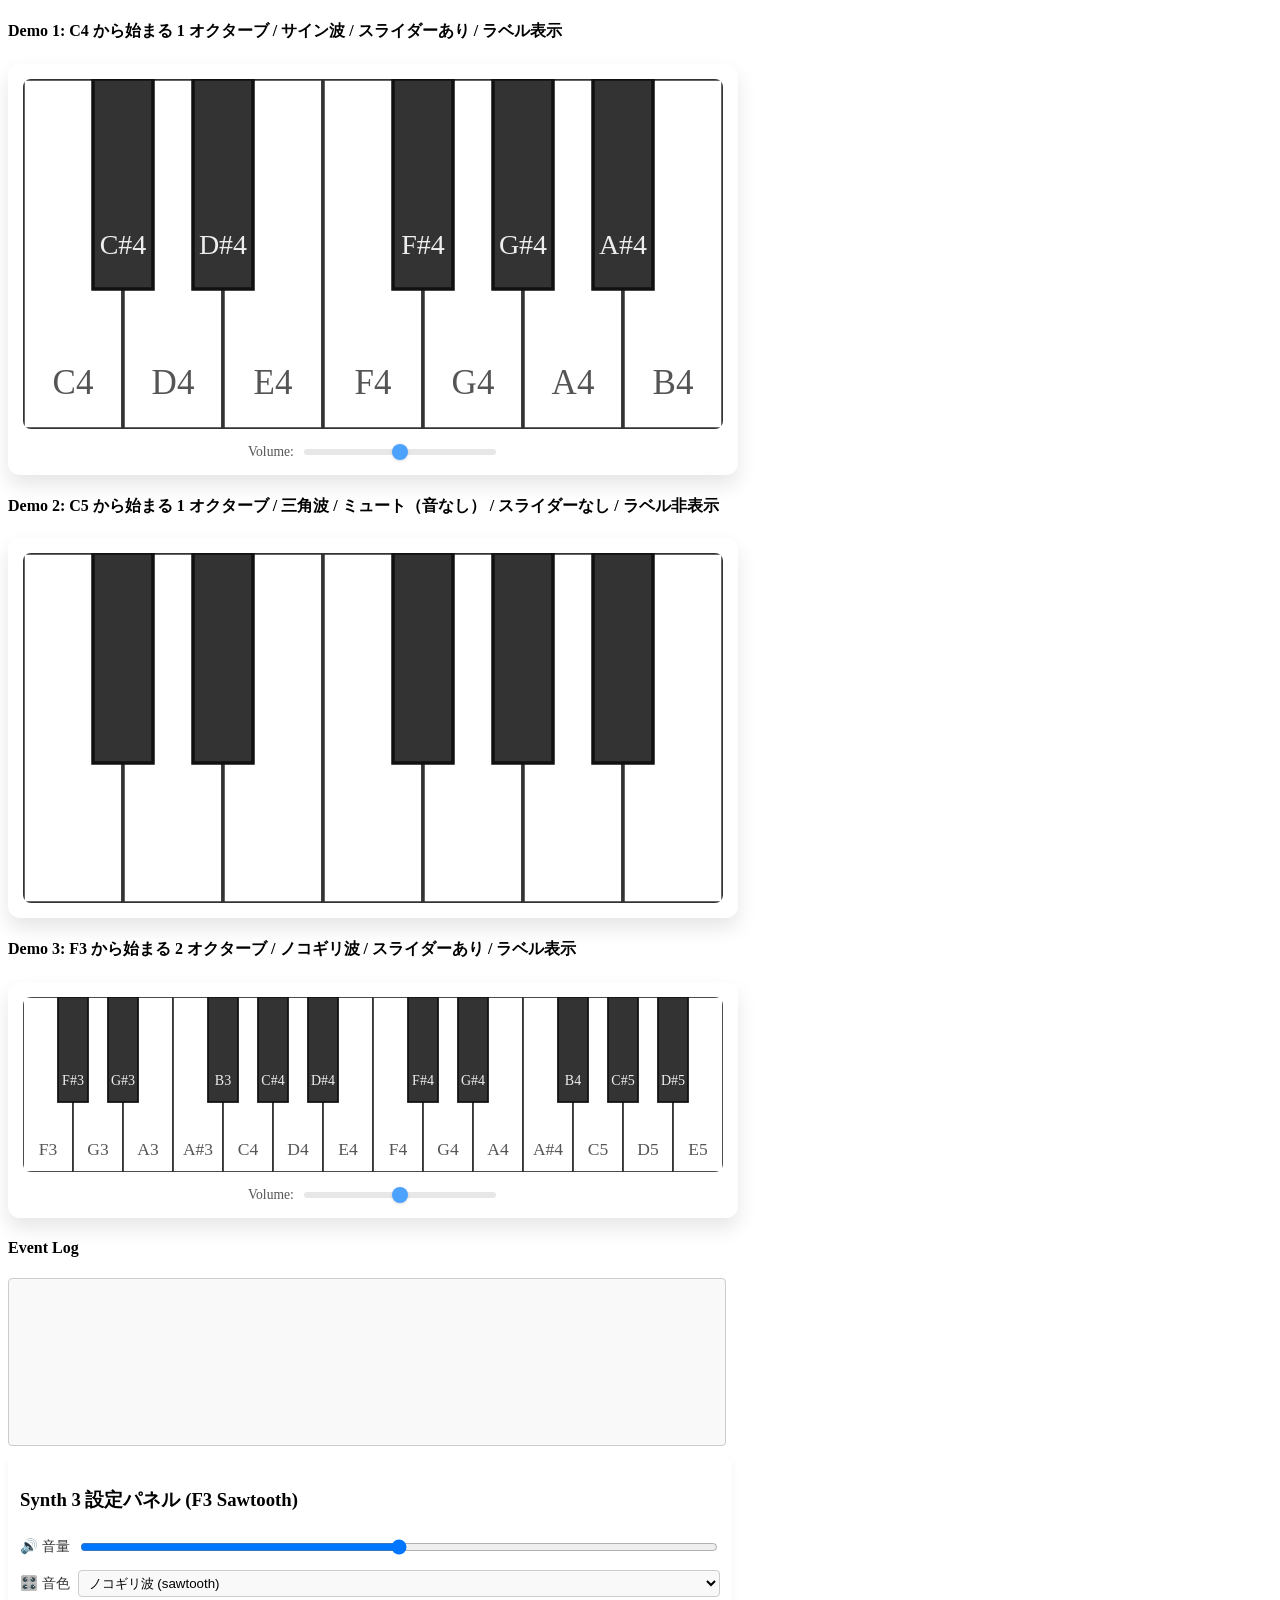
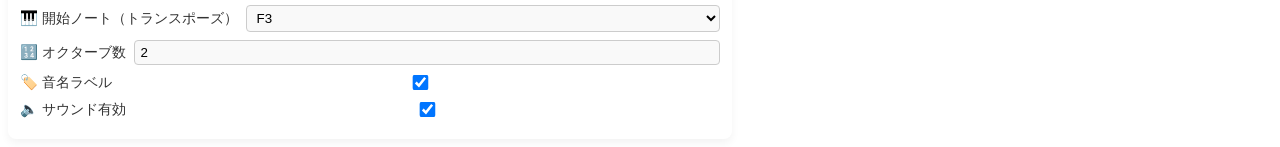
<file: components/simple-synth-mini/index.html>
<!DOCTYPE html>
<html lang="ja">

<head>
    <meta charset="UTF-8">
    <!-- モバイルでの表示に対応 -->
    <meta name="viewport" content="width=device-width, initial-scale=1.0">
    <title>Simple Synth Mini デモ</title>
    <!-- Interフォントの読み込み -->
    <link href="https://fonts.googleapis.com/css2?family=Inter:wght@400;600;700&display=swap" rel="stylesheet">
    <!-- コンポーネント共通スタイル -->
    <link rel="stylesheet" href="style.css">

    <!-- デモ用／詳細パネル用の追加スタイル -->
    <style>
        /* 簡易パネル（設定パネルとも共通に使えるベース） */
        .settings-panel,
        .ssm-settings-panel {
            background-color: #fff;
            border-radius: 8px;
            box-shadow: 0 4px 8px rgba(0, 0, 0, 0.05);
            padding: 12px;
            margin-top: 10px;
            max-width: 700px;
            width: 100%;
        }

        .settings-panel label,
        .ssm-settings-panel label {
            display: flex;
            align-items: center;
            justify-content: space-between;
            margin-bottom: 8px;
            font-size: 0.9rem;
            color: #333;
        }

        .ssm-settings-panel .label-text {
            margin-right: 8px;
            flex-shrink: 0;
        }

        .ssm-settings-panel .ssm-setting-input {
            flex-grow: 1;
        }

        .ssm-settings-panel select,
        .ssm-settings-panel input[type="number"],
        .ssm-settings-panel input[type="range"] {
            border: 1px solid #ccc;
            border-radius: 4px;
            padding: 4px 6px;
            background: #f9f9f9;
        }

        .ssm-settings-panel input[type="checkbox"] {
            transform: scale(1.2);
            margin-left: 4px;
        }


        /* ───────────────────────────────────────── */
        /* イベントログエリア                       */
        /* ───────────────────────────────────────── */
        #event-log {
            width: 100%;
            max-width: 700px;
            height: 150px;
            overflow-y: auto;
            background: #f9f9f9;
            padding: 8px;
            border: 1px solid #ccc;
            border-radius: 4px;
            font-family: monospace;
            font-size: 0.9rem;
            line-height: 1.4;
        }

        /* ログ行ごとに少し間隔を */
        #event-log>div {
            margin-bottom: 2px;
        }
    </style>


</head>

<body>
    <!-- 1つ目のシンセ -->
    <section class="ssm-demo-section">
        <h4>Demo 1: C4 から始まる 1 オクターブ / サイン波 / スライダーあり / ラベル表示</h4>
        <div class="ssm-simple-synth-mini" data-volume-slider="true" data-octaves="1" data-start-note="C4"
            data-sound-enabled="true" data-instrument="sine" data-show-note-labels="true">
        </div>
    </section>

    <!-- 2つ目のシンセ -->
    <section class="ssm-demo-section">
        <h4>Demo 2: C5 から始まる 1 オクターブ / 三角波 / ミュート（音なし） / スライダーなし / ラベル非表示</h4>
        <div class="ssm-simple-synth-mini" data-volume-slider="false" data-octaves="1" data-start-note="C5"
            data-sound-enabled="false" data-instrument="triangle" data-show-note-labels="false">
        </div>
    </section>

    <!-- 3つ目のシンセ -->
    <section class="ssm-demo-section">
        <h4>Demo 3: F3 から始まる 2 オクターブ / ノコギリ波 / スライダーあり / ラベル表示</h4>
        <div class="ssm-simple-synth-mini" id="ssm-synth-third" data-volume-slider="true" data-octaves="2"
            data-start-note="F3" data-sound-enabled="true" data-instrument="sawtooth" data-show-note-labels="true">
        </div>
    </section>
    <section class="ssm-demo-section">
        <h4>Event Log</h4>
        <div id="event-log"></div>
    </section>


    <!-- ──────────────────────────────────────────────── -->
    <!-- 3つ目シンセ専用：詳細設定パネル                 -->
    <!-- ──────────────────────────────────────────────── -->
    <div class="ssm-settings-panel" data-target-id="ssm-synth-third">
        <h3>Synth 3 設定パネル (F3 Sawtooth)</h3>

        <!-- 音量 -->
        <label>
            <span class="label-text">🔊 音量</span>
            <input type="range" class="ssm-setting-input" id="third-volume" min="0" max="1" step="0.01" value="0.5">
        </label>

        <!-- 波形（音色） -->
        <label>
            <span class="label-text">🎛️ 音色</span>
            <select class="ssm-setting-input" id="third-instrument">
                <option value="sine">サイン波 (sine)</option>
                <option value="square">矩形波 (square)</option>
                <option value="sawtooth" selected>ノコギリ波 (sawtooth)</option>
                <option value="triangle">三角波 (triangle)</option>
            </select>
        </label>

        <!-- 開始ノート -->
        <label>
            <span class="label-text">🎹 開始ノート（トランスポーズ）</span>
            <select class="ssm-setting-input" id="third-start-note">
                <!-- 1オクターブ分だけ例示 -->
                <option>F2</option>
                <option>F#2</option>
                <option>G2</option>
                <option>G#2</option>
                <option>A2</option>
                <option>A#2</option>
                <option>B2</option>
                <option selected>C3</option>
                <option>F3</option>
                <option>F#3</option>
                <option>G3</option>
                <!-- 必要に応じて増やしてください -->
            </select>
        </label>

        <!-- オクターブ数 -->
        <label>
            <span class="label-text">🔢 オクターブ数</span>
            <input type="number" class="ssm-setting-input" id="third-octaves" min="1" max="4" value="2">
        </label>

        <!-- 音名ラベルの表示 -->
        <label>
            <span class="label-text">🏷️ 音名ラベル</span>
            <input type="checkbox" class="ssm-setting-input" id="third-show-labels" checked>
        </label>

        <!-- サウンドのオン／オフ -->
        <label>
            <span class="label-text">🔈 サウンド有効</span>
            <input type="checkbox" class="ssm-setting-input" id="third-sound-enabled" checked>
        </label>
    </div>


    <!-- コンポーネント本体のスクリプト -->
    
    <script type="module" defer>
        import { SimpleSynthMini } from './script.js';

        /** ページ読み込み後に全インスタンスを初期化 */
        document.addEventListener('DOMContentLoaded', () => {
            // 全シンセコンポーネントを初期化
            document.querySelectorAll('.ssm-simple-synth-mini').forEach(el => {
                if (!el.id) el.id = `ssm-${Math.random().toString(36).slice(2)}`;
                el._synthInstance = new SimpleSynthMini(el);
            });

            // 3つ目シンセ専用パネル連携
            const panel = document.querySelector('.ssm-settings-panel[data-target-id="ssm-synth-third"]');
            if (panel) {
                const targetId = panel.dataset.targetId;
                const targetEl = document.getElementById(targetId);
                const synth = targetEl?._synthInstance;

                // 音量スライダー：即時反映
                const volCtrl = panel.querySelector('#third-volume');
                if (volCtrl && synth) {
                    volCtrl.value = synth.gainNode?.gain.value ?? 0.5;
                    volCtrl.addEventListener('input', e => synth.updateVolume(parseFloat(e.target.value)));
                }

                // その他設定項目：dataset 更新＋再描画
                const bind = (selector, dataAttr, getter) => {
                    const ctrl = panel.querySelector(selector);
                    if (!ctrl || !synth) return;
                    // 初期値同期
                    if (ctrl.tagName === 'SELECT' || ctrl.type === 'number') ctrl.value = targetEl.dataset[dataAttr];
                    if (ctrl.type === 'checkbox') ctrl.checked = targetEl.dataset[dataAttr] === 'true';

                    const apply = () => {
                        targetEl.dataset[dataAttr] = getter(ctrl);
                        synth.updateSettings();
                    };
                    ctrl.addEventListener('change', apply);
                };

                bind('#third-instrument', 'instrument', c => c.value);
                bind('#third-start-note', 'startNote', c => c.value);
                bind('#third-octaves', 'octaves', c => c.value);
                bind('#third-show-labels', 'showNoteLabels', c => c.checked);
                bind('#third-sound-enabled', 'soundEnabled', c => c.checked);
            }

            // ここからログ表示の仕組み
            const logArea = document.getElementById('event-log');
            if (logArea) {
                // 新しいログ行を追加するヘルパー
                const appendLog = msg => {
                    const line = document.createElement('div');
                    const time = new Date().toLocaleTimeString();
                    line.textContent = `[${time}] ${msg}`;
                    logArea.prepend(line);
                    // 最大20行だけ保つ
                    if (logArea.children.length > 20) {
                        logArea.removeChild(logArea.lastChild);
                    }
                };

                // すべての synth コンポーネントに対してリスナ登録
                document.querySelectorAll('.ssm-simple-synth-mini').forEach(el => {
                    el.addEventListener('ssm-key-down', e => {
                        appendLog(`KeyDown: ${e.detail.note} (${e.detail.frequency.toFixed(1)}Hz)`);
                    });
                    el.addEventListener('ssm-key-up', e => {
                        appendLog(`KeyUp:   ${e.detail.note}`);
                    });
                });
            }
        });

    </script>
</body>

</html>
</file>
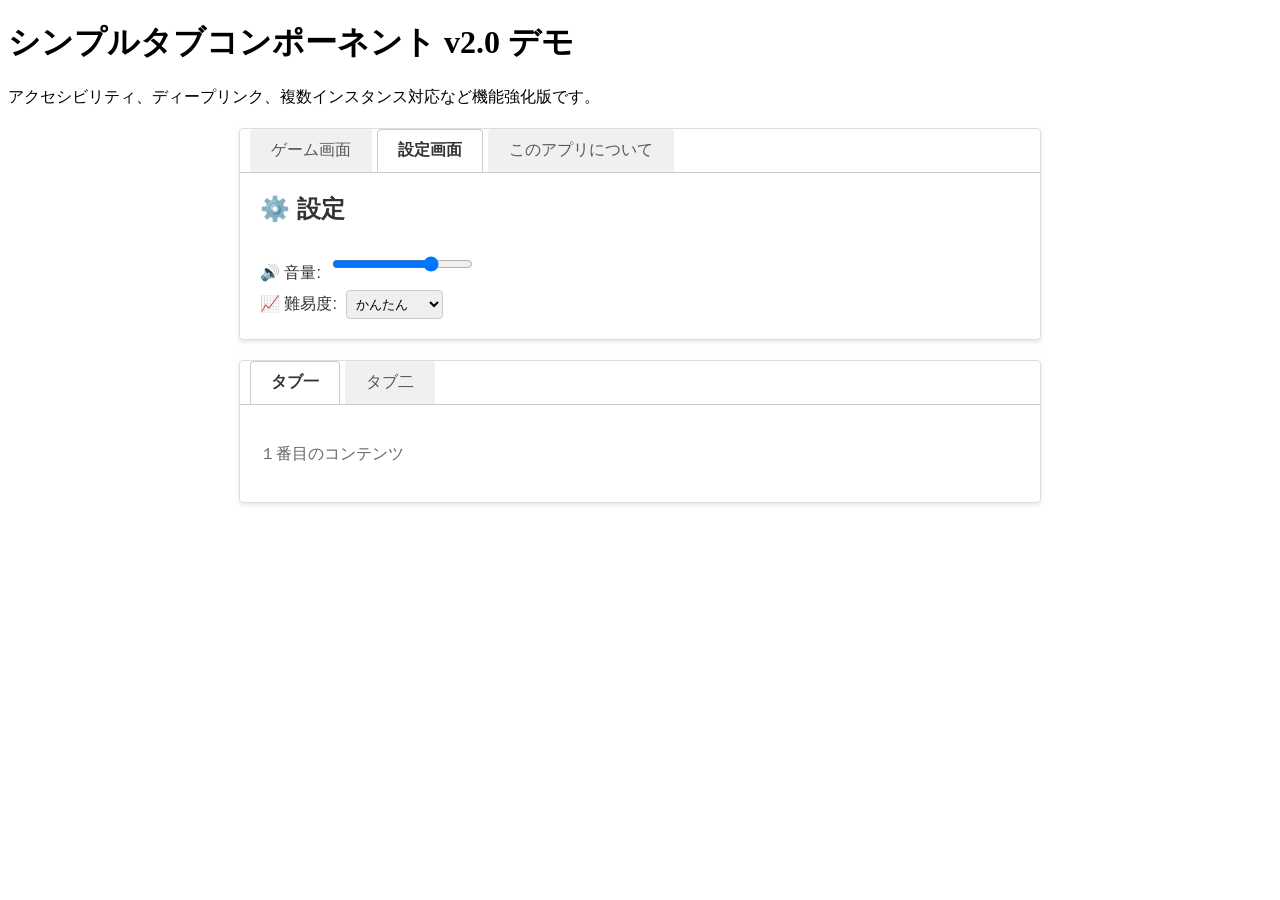
<file: components/simple-tab-component/index.html>
<!DOCTYPE html>
<html lang="ja">
<head>
    <meta charset="UTF-8">
    <meta name="viewport" content="width=device-width, initial-scale=1.0">
    <title>シンプルタブコンポーネント v2.0 サンプル</title>
    <!-- style.css は同じフォルダに置く -->
    <link rel="stylesheet" href="style.css">
</head>
<body>

    <h1>シンプルタブコンポーネント v2.0 デモ</h1>
    <p>アクセシビリティ、ディープリンク、複数インスタンス対応など機能強化版です。</p>

    <!--
      data-default-tab: 初期表示タブID
      data-deep-link="false": URLハッシュ無効化
    -->
    <div class="simple-tab-component-container" data-default-tab="settings" data-deep-link="true">
        <div class="tabs" id="myTabs">
            <button class="tab-button" data-tab="game">ゲーム画面</button>
            <button class="tab-button" data-tab="settings">設定画面</button>
            <button class="tab-button" data-tab="about">このアプリについて</button>
        </div>
        <div class="tab-content">
            <div id="game" class="tab-pane">
                <h2>🎮 ゲーム画面へようこそ！</h2>
                <p>スコア: <strong style="color:#d9534f;">12345</strong></p>
                <button>ゲームスタート</button>
            </div>
            <div id="settings" class="tab-pane">
                <h2>⚙️ 設定</h2>
                <label for="volume">🔊 音量:</label>
                <input id="volume" type="range" min="0" max="100" value="75">
                <br>
                <label for="difficulty">📈 難易度:</label>
                <select id="difficulty">
                    <option value="easy">かんたん</option>
                    <option value="normal">ふつう</option>
                    <option value="hard">むずかしい</option>
                </select>
            </div>
            <div id="about" class="tab-pane">
                <h2>ℹ️ このアプリについて</h2>
                <p>シンプルタブコンポーネント v2.0 — Vanilla JS &amp; CSS</p>
            </div>
        </div>
    </div>

    <!-- 複数インスタンス例 -->
    <div class="simple-tab-component-container" data-default-tab="about">
        <div class="tabs">
            <button class="tab-button" data-tab="one">タブ一</button>
            <button class="tab-button" data-tab="two">タブ二</button>
        </div>
        <div class="tab-content">
            <div id="one" class="tab-pane">
                <p>１番目のコンテンツ</p>
            </div>
            <div id="two" class="tab-pane">
                <p>２番目のコンテンツ</p>
            </div>
        </div>
    </div>

    <!-- script.js は同じフォルダに置く -->
    <script src="script.js"></script>
</body>
</html>
</file>
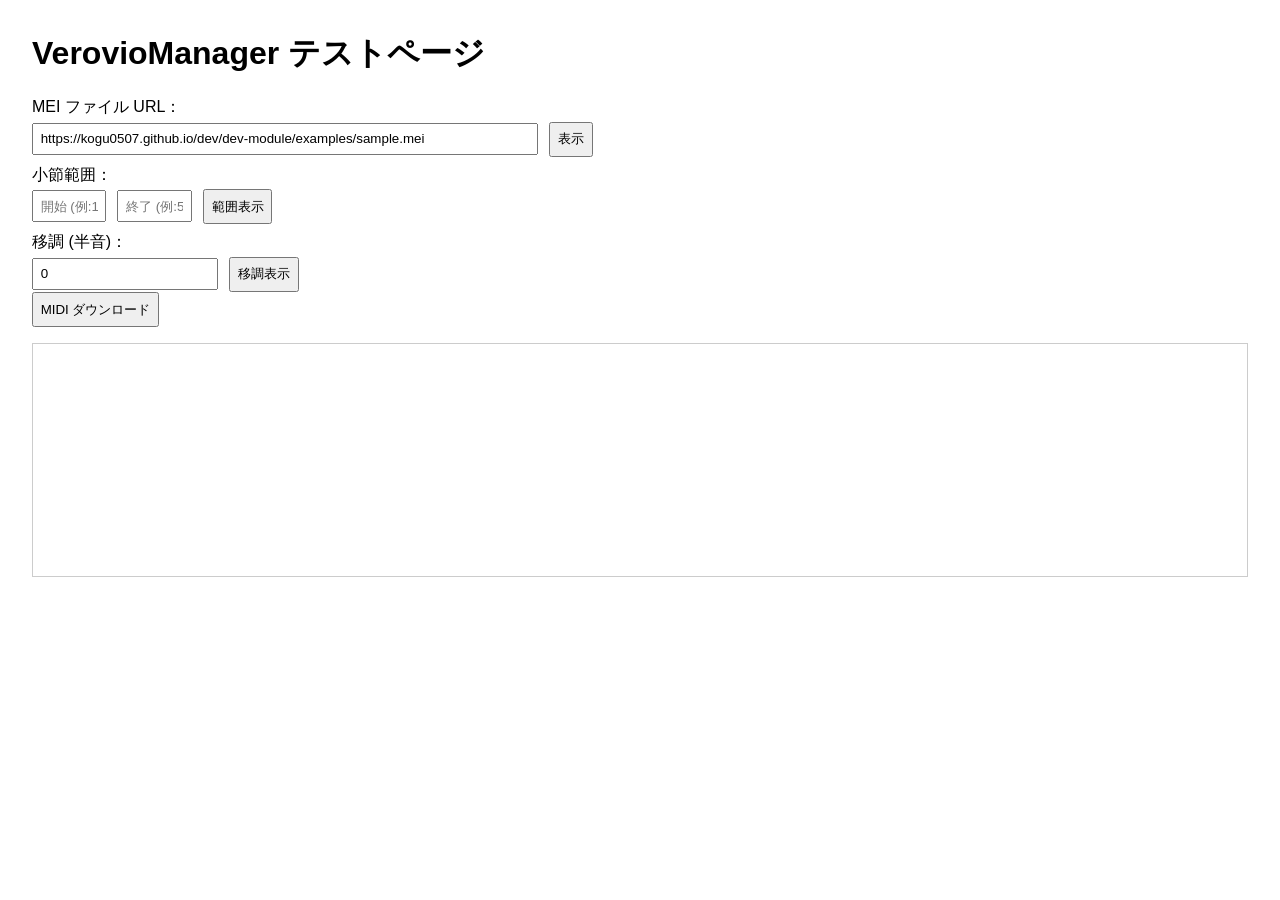
<file: examples/20250704-test.html>
<!DOCTYPE html>
<html lang="ja">
<head>
  <meta charset="UTF-8">
  <title>VerovioManager 確認ページ</title>
  <style>
    body { font-family: sans-serif; margin: 2em; }
    label { display: block; margin: 0.5em 0 0.2em; }
    input, button { padding: 0.5em; margin-right: 0.5em; }
    #controls { margin-bottom: 1em; }
    #notation { border: 1px solid #ccc; padding: 1em; min-height: 200px; }
    .error { color: #c00; }
    .loading { color: #06c; }
  </style>
</head>
<body>
  <h1>VerovioManager テストページ</h1>

  <div id="controls">
    <!-- MEI ファイル URL 入力 -->
    <label for="meiUrl">MEI ファイル URL：</label>
    <!-- <input type="text" id="meiUrl" size="60"
      value="https://www.verovio.org/examples/downloads/Schubert_Lindenbaum.mei" /> -->
      <input type="text" id="meiUrl" size="60"
      value="https://kogu0507.github.io/dev/dev-module/examples/sample.mei" />
      
    <button id="btnLoad">表示</button>
    <br />
    <!-- 小節範囲指定 -->
    <label>小節範囲：</label>
    <input type="text" id="startMeasure" placeholder="開始 (例:1 or start)" size="6" />
    <input type="text" id="endMeasure" placeholder="終了 (例:5 or end)" size="6" />
    <button id="btnRange">範囲表示</button>
    <br />
    <!-- 移調指定 -->
    <label for="semitones">移調 (半音)：</label>
    <input type="number" id="semitones" value="0" size="4" />
    <button id="btnTranspose">移調表示</button>
    <br />
    <!-- MIDI ダウンロード -->
    <button id="btnMidi">MIDI ダウンロード</button>
  </div>

  <!-- 楽譜表示エリア -->
  <div id="notation"></div>
  <!-- MIDI リンク表示用 -->
  <div id="midiContainer"></div>

  <script type="module">
    import { VerovioManager } from '../verovio/verovio-manager.js';
    import { defaultOptions } from '../verovio/render-options.js';

    // インスタンス生成
    const manager = new VerovioManager();
    // 初期化
    await manager.initialize();
    // デフォルトオプション設定
    manager.setRenderOptions(defaultOptions);

    // DOM 要素取得
    const meiUrlInput = document.getElementById('meiUrl');
    const btnLoad = document.getElementById('btnLoad');
    const btnRange = document.getElementById('btnRange');
    const btnTranspose = document.getElementById('btnTranspose');
    const btnMidi = document.getElementById('btnMidi');
    const startInput = document.getElementById('startMeasure');
    const endInput = document.getElementById('endMeasure');
    const semitonesInput = document.getElementById('semitones');
    const notationDiv = document.getElementById('notation');
    const midiContainer = document.getElementById('midiContainer');

    // ヘルパー：エリアをクリア
    function clearArea() {
      notationDiv.innerHTML = '';
      midiContainer.innerHTML = '';
    }

    // 「表示」ボタン
    btnLoad.addEventListener('click', async () => {
      clearArea();
      notationDiv.classList.add('loading');
      notationDiv.textContent = '読み込み中...';
      try {
        await manager.displaySvgFromUrl(meiUrlInput.value, 'notation');
      } catch (e) {
        notationDiv.classList.add('error');
        notationDiv.textContent = '表示に失敗しました。';
        console.error(e);
      } finally {
        notationDiv.classList.remove('loading');
      }
    });

    // 「範囲表示」ボタン
    btnRange.addEventListener('click', async () => {
      clearArea();
      notationDiv.classList.add('loading');
      notationDiv.textContent = '範囲読み込み中...';
      try {
        const start = startInput.value || 'start';
        const end = endInput.value || 'end';
        await manager.displaySvgFromUrl(
          meiUrlInput.value,
          'notation',
          { measureRange: `${start}-${end}` }
        );
      } catch (e) {
        notationDiv.classList.add('error');
        notationDiv.textContent = '範囲表示に失敗しました。';
        console.error(e);
      } finally {
        notationDiv.classList.remove('loading');
      }
    });

    // 「移調表示」ボタン
    btnTranspose.addEventListener('click', async () => {
      clearArea();
      notationDiv.classList.add('loading');
      notationDiv.textContent = '移調中...';
      try {
        const semitones = parseInt(semitonesInput.value, 10) || 0;
        await manager.displayTransposedSvgFromUrl(
          meiUrlInput.value,
          'notation',
          semitones
        );
      } catch (e) {
        notationDiv.classList.add('error');
        notationDiv.textContent = '移調表示に失敗しました。';
        console.error(e);
      } finally {
        notationDiv.classList.remove('loading');
      }
    });

    // 「MIDI ダウンロード」ボタン
    btnMidi.addEventListener('click', async () => {
      midiContainer.innerHTML = '';
      try {
        const buffer = await manager.getMidiFromUrl(meiUrlInput.value);
        const blob = new Blob([buffer], { type: 'audio/midi' });
        const url = URL.createObjectURL(blob);
        const a = document.createElement('a');
        a.href = url;
        a.download = 'score.mid';
        a.textContent = 'MIDI をダウンロード';
        midiContainer.appendChild(a);
      } catch (e) {
        midiContainer.classList.add('error');
        midiContainer.textContent = 'MIDI 取得に失敗しました。';
        console.error(e);
      }
    });
  </script>
</body>
</html>
</file>
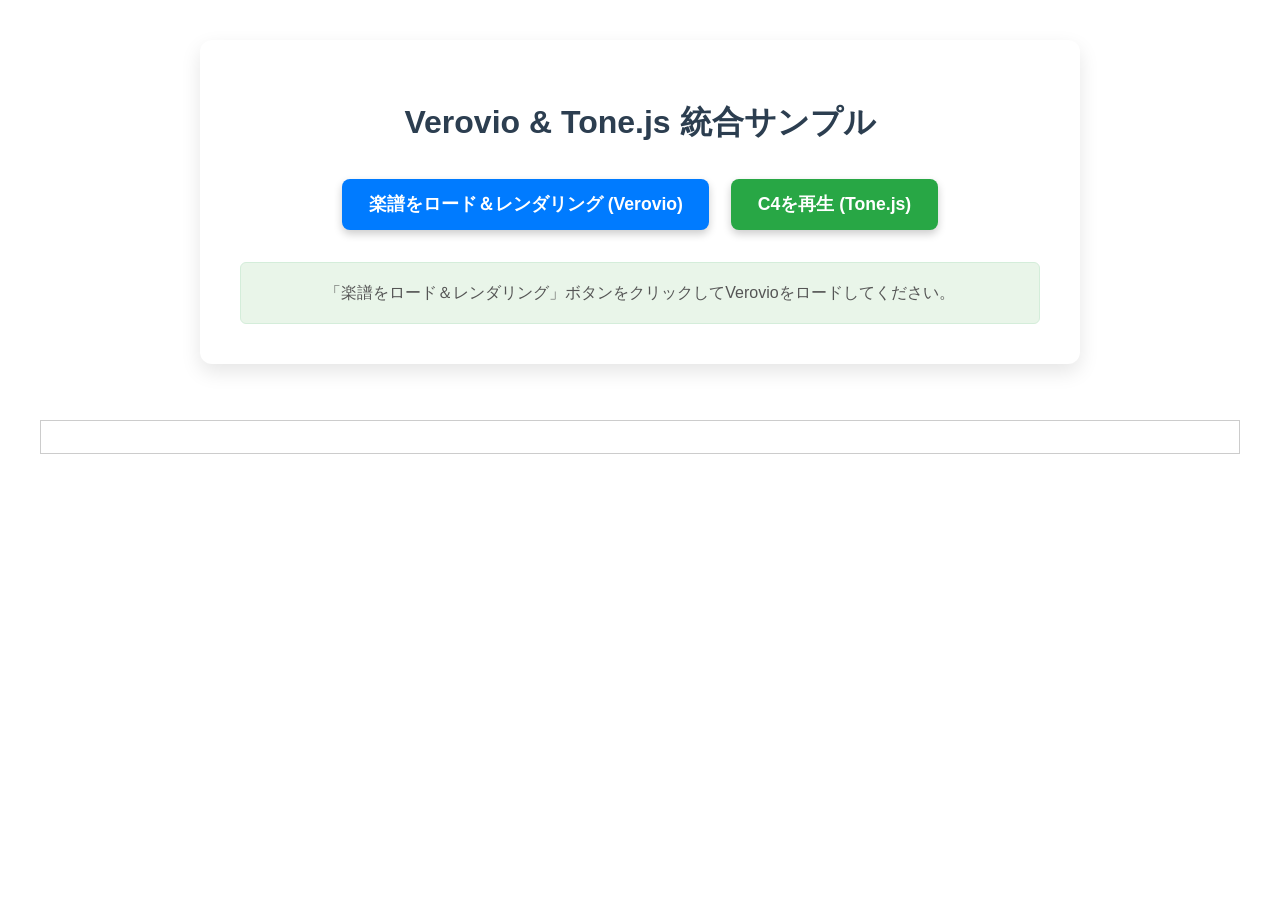
<file: examples/load-all.html>
<!DOCTYPE html>
<html lang="ja">
<head>
    <meta charset="UTF-8">
    <meta name="viewport" content="width=device-width,initial-scale=1.0">
    <title>Verovio & Tone.js 統合サンプル</title>
    <style>
        body { font-family: sans-serif; padding: 2em; display: flex; flex-direction: column; align-items: center; }
        .container { background-color: #ffffff; padding: 40px; border-radius: 12px; box-shadow: 0 8px 20px rgba(0, 0, 0, 0.1); text-align: center; max-width: 800px; width: 90%; margin-bottom: 2em; }
        h1 { color: #2c3e50; margin-bottom: 25px; }
        button { padding: .75em 1.5em; font-size: 1.1rem; font-weight: bold; cursor: pointer; border: none; border-radius: 8px; box-shadow: 0 4px 8px rgba(0,0,0,0.2); transition: all 0.3s ease; outline: none; margin: 0.5em; }
        #loadVerovioBtn { background-color: #007bff; color: white; }
        #loadVerovioBtn:hover { background-color: #0056b3; transform: translateY(-2px); }
        #playToneBtn { background-color: #28a745; color: white; }
        #playToneBtn:hover { background-color: #218838; transform: translateY(-2px); }
        button:disabled { background-color: #cccccc; cursor: not-allowed; }
        #status { margin-top: 1.5em; font-size: 1em; color: #555; background-color: #e9f5e9; border: 1px solid #d4edda; border-radius: 6px; padding: 15px; min-height: 30px; display: flex; align-items: center; justify-content: center; word-break: break-word; }
        #viewer { margin-top: 1.5em; border: 1px solid #ccc; padding: 1em; width: 100%; box-sizing: border-box; overflow-x: auto; }
        .success { color: #155724; background-color: #d4edda; border-color: #c3e6cb; }
        .error { color: #721c24; background-color: #f8d7da; border-color: #f5c6cb; }
        .loading { color: #004085; background-color: #cce5ff; border-color: #b8daff; }
    </style>
</head>
<body>

    <div class="container">
        <h1>Verovio & Tone.js 統合サンプル</h1>
        <button id="loadVerovioBtn">楽譜をロード＆レンダリング (Verovio)</button>
        <button id="playToneBtn" disabled>C4を再生 (Tone.js)</button>
        <div id="status" class="loading">両方のライブラリをロードして連携させます。</div>
    </div>
    
    <div id="viewer"></div>

    <script type="module">
        // import { loadVerovio } from '../verovio/loader.mjs';
        // import { loadToneJs } from '../tonejs/loader.mjs';
        import { loadVerovio } from '../verovio/loader.min.mjs';
        import { loadToneJs } from '../tonejs/loader.min.mjs';
        

        const loadVerovioBtn = document.getElementById('loadVerovioBtn');
        const playToneBtn    = document.getElementById('playToneBtn');
        const statusDiv      = document.getElementById('status');
        const viewerDiv      = document.getElementById('viewer');

        let verovioToolkit = null; // Verovio toolkitインスタンスを保持

        // Verovioのロードと楽譜レンダリング
        loadVerovioBtn.addEventListener('click', async () => {
            loadVerovioBtn.disabled = true;
            statusDiv.textContent = 'Verovio をロード中…';
            statusDiv.className = 'loading';
            viewerDiv.innerHTML = '';
            playToneBtn.disabled = true; // Verovioロード中はTone.jsボタンも無効化

            try {
                // Verovio の初期化完了を待つ
                verovioToolkit = await loadVerovio();
                statusDiv.textContent = 'Verovio 初期化完了 → MEI を取得してレンダリング中…';

                // サンプル MEI を取得
                // load-all.htmlと同じ階層にあるsample.meiを指定
                const resp = await fetch('./sample.mei'); 
                if (!resp.ok) {
                    throw new Error(`MEIファイルの取得に失敗しました: ${resp.statusText}`);
                }
                const mei = await resp.text();

                // MEI をロードしてオプションを設定
                verovioToolkit.loadData(mei);
                verovioToolkit.setOptions({
                    pageWidth:  750, // コンテナに合わせるため少し小さめに設定
                    pageHeight: 600,
                    scale:      45
                });

                // SVG を生成して表示
                const svg = verovioToolkit.renderToSVG(1, {});
                viewerDiv.innerHTML = svg;
                statusDiv.textContent = 'Verovio で楽譜のレンダリングが完了しました！';
                statusDiv.className = 'success';
                playToneBtn.disabled = false; // Verovioロード完了後、Tone.jsボタンを有効化

            } catch (err) {
                console.error('Verovio ロードまたはレンダリング中にエラーが発生しました:', err);
                statusDiv.textContent = 'エラー: ' + err.message;
                statusDiv.className = 'error';
            } finally {
                loadVerovioBtn.disabled = false;
            }
        });

        // Tone.jsのロードと音の再生
        playToneBtn.addEventListener('click', async () => {
            playToneBtn.disabled = true;
            statusDiv.textContent = 'Tone.js をロード中…';
            statusDiv.className = 'loading';

            try {
                await loadToneJs(); // Tone.jsをロード

                if (typeof Tone !== 'undefined') {
                    statusDiv.textContent = 'Tone.js ロード完了。オーディオコンテキストを開始中…';
                    
                    // Web Audio APIのコンテキストを開始 (ユーザー操作が必要)
                    await Tone.start();
                    statusDiv.textContent = 'オーディオコンテキスト開始。C4を再生中…';

                    // シンセサイザーを作成してC4を再生
                    const synth = new Tone.Synth().toDestination();
                    synth.triggerAttackRelease("C4", "8n");

                    statusDiv.textContent = 'C4 が再生されました！音を確認してください。';
                    statusDiv.className = 'success';
                } else {
                    throw new Error('Tone オブジェクトがロード後に見つかりませんでした。');
                }
            } catch (error) {
                console.error('Tone.js ロードまたは再生中にエラーが発生しました:', error);
                statusDiv.textContent = `エラー: ${error.message}`;
                statusDiv.className = 'error';
            } finally {
                playToneBtn.disabled = false; // 処理完了後にボタンを有効化
            }
        });

        // 初期メッセージ
        statusDiv.textContent = '「楽譜をロード＆レンダリング」ボタンをクリックしてVerovioをロードしてください。';
        statusDiv.className = '';

    </script>

</body>
</html>
</file>
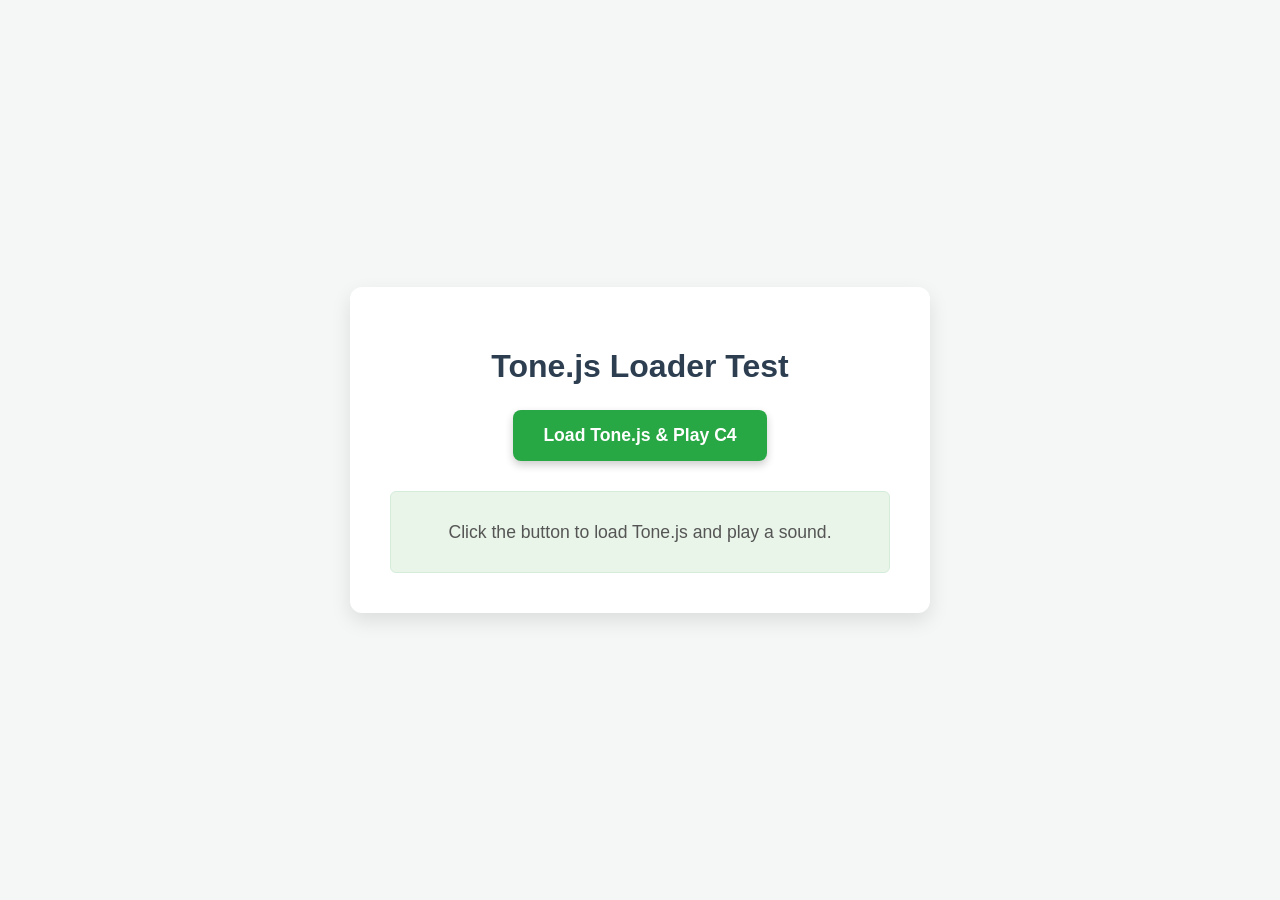
<file: examples/load-tonejs.html>
<!DOCTYPE html>
<html lang="ja">
<head>
    <meta charset="UTF-8">
    <meta name="viewport" content="width=device-width, initial-scale=1.0">
    <title>Tone.js Loader Test</title>
    <style>
        body { font-family: 'Segoe UI', Tahoma, Geneva, Verdana, sans-serif; display: flex; flex-direction: column; align-items: center; justify-content: center; min-height: 100vh; margin: 0; background-color: #f4f7f6; color: #333; }
        .container { background-color: #ffffff; padding: 40px; border-radius: 12px; box-shadow: 0 8px 20px rgba(0, 0, 0, 0.1); text-align: center; max-width: 500px; width: 90%; }
        h1 { color: #2c3e50; margin-bottom: 25px; }
        button { padding: 15px 30px; font-size: 1.1em; font-weight: bold; cursor: pointer; background-color: #28a745; color: white; border: none; border-radius: 8px; box-shadow: 0 4px 8px rgba(0,0,0,0.2); transition: all 0.3s ease; outline: none; }
        button:hover { background-color: #218838; transform: translateY(-2px); box-shadow: 0 6px 12px rgba(0,0,0,0.25); }
        button:active { transform: translateY(0); box-shadow: 0 4px 8px rgba(0,0,0,0.2); }
        #status { margin-top: 30px; font-size: 1.1em; color: #555; background-color: #e9f5e9; border: 1px solid #d4edda; border-radius: 6px; padding: 15px; min-height: 50px; display: flex; align-items: center; justify-content: center; word-break: break-word; }
        .success { color: #155724; background-color: #d4edda; border-color: #c3e6cb; }
        .error { color: #721c24; background-color: #f8d7da; border-color: #f5c6cb; }
        .loading { color: #004085; background-color: #cce5ff; border-color: #b8daff; }
    </style>
</head>
<body>
    <div class="container">
        <h1>Tone.js Loader Test</h1>
        <button id="startButton">Load Tone.js & Play C4</button>
        <div id="status" class="loading">Click the button to load Tone.js and play a sound.</div>
    </div>

    <script type="module">
        // module/example/load-tonejs.html から見た相対パス
        //import { loadToneJs } from '../tonejs/loader.mjs';
        import { loadToneJs } from '../tonejs/loader.min.mjs';

        const startButton = document.getElementById('startButton');
        const statusDiv = document.getElementById('status');

        startButton.addEventListener('click', async () => {
            statusDiv.textContent = 'Loading Tone.js...';
            statusDiv.className = 'loading';
            startButton.disabled = true; // ロード中はボタンを無効化

            try {
                await loadToneJs(); // Tone.jsをロード

                // Tone.jsがロードされたことを確認
                if (typeof Tone !== 'undefined') {
                    statusDiv.textContent = 'Tone.js loaded successfully. Initializing audio context...';
                    statusDiv.className = 'status'; // ロード完了
                    
                    // Web Audio APIのコンテキストを開始
                    await Tone.start();
                    statusDiv.textContent = 'Audio context started. Playing C4...';

                    // シンセサイザーを作成してC4を再生
                    const synth = new Tone.Synth().toDestination();
                    synth.triggerAttackRelease("C4", "8n");

                    statusDiv.textContent = 'C4 played! Check your audio. You can click again to replay.';
                    statusDiv.className = 'status success';

                } else {
                    throw new Error('Tone object not found after loading.');
                }
            } catch (error) {
                statusDiv.textContent = `Error loading Tone.js: ${error.message}`;
                statusDiv.className = 'status error';
                console.error('Failed to load or initialize Tone.js:', error);
            } finally {
                startButton.disabled = false; // 処理完了後にボタンを有効化
            }
        });
    </script>
</body>
</html>
</file>
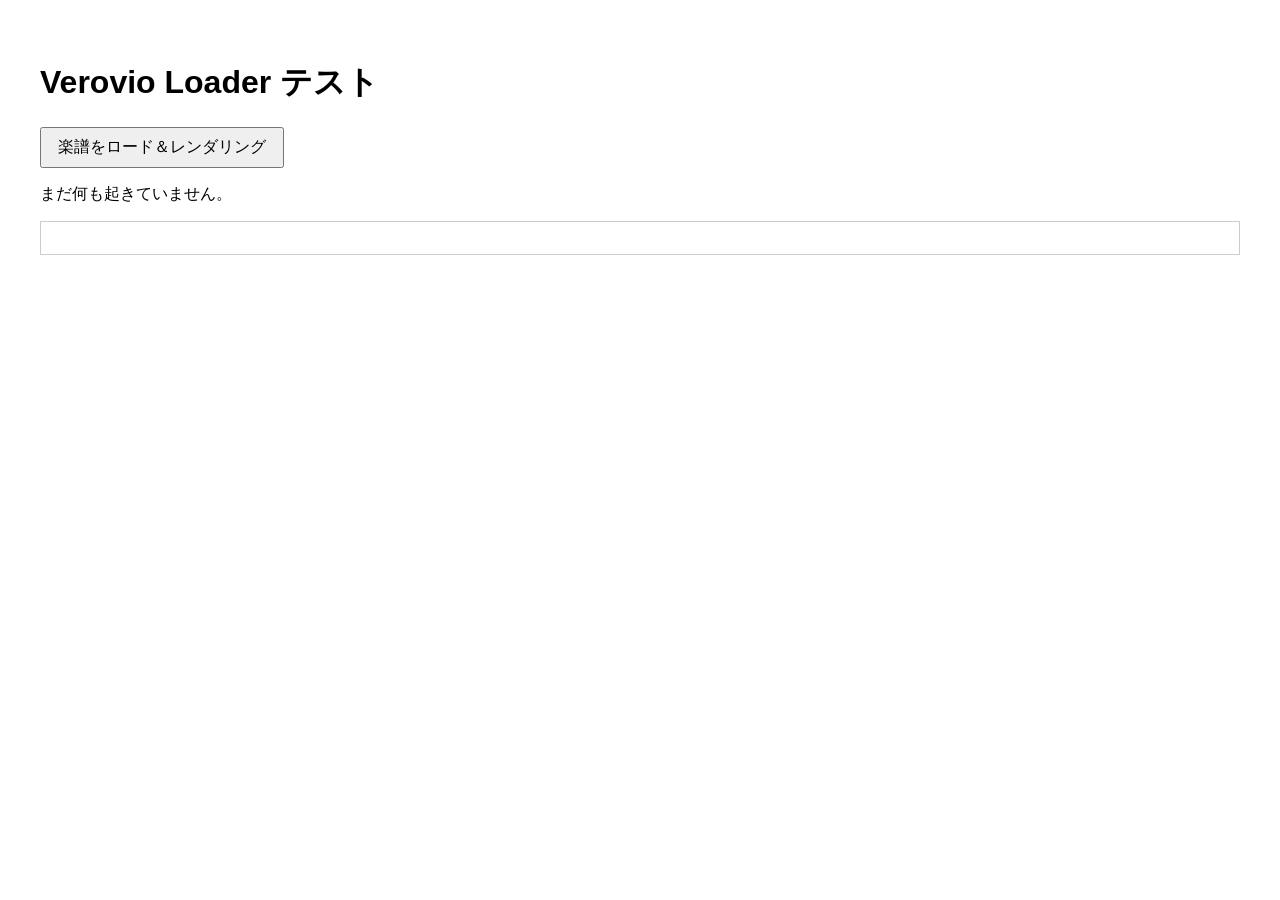
<file: examples/load-verovio.html>
<!-- index.html -->
<!DOCTYPE html>
<html lang="ja">
<head>
  <meta charset="UTF-8">
  <meta name="viewport" content="width=device-width,initial-scale=1.0">
  <title>Verovio Loader サンプル</title>
  <style>
    body { font-family: sans-serif; padding: 2em; }
    button { padding: .5em 1em; font-size: 1rem; }
    #status { margin-top: 1em; }
    #viewer { margin-top: 1em; border:1px solid #ccc; padding:1em; }
  </style>
</head>
<body>

  <h1>Verovio Loader テスト</h1>
  <button id="btn">楽譜をロード＆レンダリング</button>
  <div id="status">まだ何も起きていません。</div>
  <div id="viewer"></div>

  <script type="module">
    // import { loadVerovio } from '../verovio/loader.mjs';
    import { loadVerovio } from '../verovio/loader.min.mjs';

    const btn    = document.getElementById('btn');
    const status = document.getElementById('status');
    const view   = document.getElementById('viewer');

    btn.addEventListener('click', async () => {
      btn.disabled = true;
      status.textContent = 'Verovio をロード中…';
      view.innerHTML = '';

      try {
        // Verovio の初期化完了を待つ
        const tk = await loadVerovio();
        status.textContent = '初期化完了 → MEI を取得してレンダリング中…';

        // サンプル MEI を取得して
        const resp = await fetch('./sample.mei');
        const mei  = await resp.text();

        // MEI をロードしてオプションを設定
        tk.loadData(mei);
        tk.setOptions({
          pageWidth:  800,
          pageHeight: 600,
          scale:      40
        });

        // SVG を生成して表示
        const svg = tk.renderToSVG(1, {});
        view.innerHTML = svg;
        status.textContent = 'レンダリング完了！';
      }
      catch (err) {
        console.error(err);
        status.textContent = 'エラー: ' + err.message;
      }
      finally {
        btn.disabled = false;
      }
    });
  </script>

</body>
</html>
</file>
<file: components/simple-synth-mini/style.css>
/* style.css */

/* -------------------------------------------------- */
/* SSM: Simple Synth Mini コンポーネント用スタイル     */
/* -------------------------------------------------- */

/* メインコンテナ */
.ssm-simple-synth-mini {
    background-color: #fff;
    border-radius: 12px;
    box-shadow: 0 10px 20px rgba(0,0,0,0.1);
    padding: 15px;
    display: flex;
    flex-direction: column;
    align-items: center;
    gap: 10px;
    width: 100%;
    max-width: 700px;
}

/* SVG キーボード */
.ssm-simple-synth-mini svg {
    width: 100%;
    height: auto;
    border-radius: 8px;
    overflow: hidden;
}

/* キー共通 */
.ssm-simple-synth-mini .key {
    cursor: pointer;
    transition: fill 0.1s ease-out, transform 0.05s ease-out;
    transform-origin: bottom;
}

/* 白鍵 */
.ssm-simple-synth-mini .white-key {
    fill: #fff;
    stroke: #333;
    stroke-width: 1;
}

/* 黒鍵 */
.ssm-simple-synth-mini .black-key {
    fill: #333;
    stroke: #111;
    stroke-width: 1;
}

/* 押下中 */
.ssm-simple-synth-mini .key.active {
    filter: brightness(85%);
    transform: scaleY(0.98);
}

/* 音名ラベル */
.ssm-simple-synth-mini .note-label {
    font-size: 10px;
    fill: #555;
    text-anchor: middle;
    pointer-events: none;
}

/* 黒鍵用ラベル */
.ssm-simple-synth-mini .black-key-label {
    font-size: 8px;
    fill: #eee;
}

/* ラベル非表示 */
.ssm-simple-synth-mini.ssm-no-labels .note-label {
    display: none;
}

/* -------------------------------------------------- */
/* ボリュームコントロールスタイル                   */
/* -------------------------------------------------- */
.ssm-volume-control {
    width: 100%;
    max-width: 250px;
    display: flex;
    align-items: center;
    gap: 8px;
    margin-top: 5px;
}

.ssm-volume-control label {
    font-size: 0.85rem;
    color: #555;
    white-space: nowrap;
}

.ssm-volume-control input[type="range"] {
    -webkit-appearance: none;
    width: 100%;
    height: 6px;
    background: #ddd;
    border-radius: 3px;
    outline: none;
    opacity: 0.7;
    transition: opacity .2s;
}

.ssm-volume-control input[type="range"]:hover {
    opacity: 1;
}

.ssm-volume-control input[type="range"]::-webkit-slider-thumb {
    -webkit-appearance: none;
    width: 16px;
    height: 16px;
    border-radius: 50%;
    background: #007bff;
    cursor: pointer;
    box-shadow: 0 1px 3px rgba(0,0,0,0.2);
}

.ssm-volume-control input[type="range"]::-moz-range-thumb {
    width: 16px;
    height: 16px;
    border-radius: 50%;
    background: #007bff;
    cursor: pointer;
    box-shadow: 0 1px 3px rgba(0,0,0,0.2);
}
</file>
<file: components/simple-tab-component/style.css>
/*
 * simple-tab-component/style.css
 * バージョン 2.0 — カスタムプロパティ／アクセシビリティ対応
 */

/* —————— カスタムプロパティ —————— */
:root {
    --stc-font-family: sans-serif;
    --stc-max-width: 800px;
    --stc-margin: 20px auto;
    --stc-border-color: #ddd;
    --stc-bg-color: #fff;
    --stc-box-shadow: 0 2px 4px rgba(0, 0, 0, 0.1);

    --stc-tab-bg: #f0f0f0;
    --stc-tab-hover-bg: #e0e0e0;
    --stc-tab-active-bg: #fff;
    --stc-tab-color: #555;
    --stc-tab-active-color: #333;
    --stc-transition: 0.2s;
    --stc-focus-outline: 2px solid #007bff;
}

/* —————— コンテナ —————— */
.simple-tab-component-container {
    font-family: var(--stc-font-family);
    max-width: var(--stc-max-width);
    margin: var(--stc-margin);
    border: 1px solid var(--stc-border-color);
    border-radius: 4px;
    background-color: var(--stc-bg-color);
    box-shadow: var(--stc-box-shadow);
}

/* —————— タブボタン群 —————— */
.simple-tab-component-container .tabs {
    display: flex;
    margin-bottom: -1px;
    border-bottom: 1px solid #ccc;
    padding: 0 10px;

    /* ——— 横スクロール対応 ——— */
    overflow-x: auto;
    /* はみ出したらスクロール */
    -webkit-overflow-scrolling: touch;
    /* タッチ端末で慣性スクロール */
    scrollbar-width: none;
    /* Firefox のスクロールバーを非表示 */
}

.simple-tab-component-container .tabs::-webkit-scrollbar {
    display: none;
    /* Chrome/Safari のスクロールバーを非表示 */
}

.simple-tab-component-container .tab-button {
    flex: 0 0 auto;
    padding: 10px 20px;
    margin-right: 5px;
    background-color: var(--stc-tab-bg);
    border: 1px solid transparent;
    border-bottom: none;
    border-top-left-radius: 4px;
    border-top-right-radius: 4px;
    font-size: 16px;
    color: var(--stc-tab-color);
    cursor: pointer;
    transition: background-color var(--stc-transition), border-color var(--stc-transition);
    outline: none;
}

/* ホバー */
.simple-tab-component-container .tab-button:hover:not(.active) {
    background-color: var(--stc-tab-hover-bg);
}

/* フォーカス時のアウトライン */
.simple-tab-component-container .tab-button:focus-visible {
    outline: var(--stc-focus-outline);
}

/* アクティブ */
.simple-tab-component-container .tab-button.active {
    background-color: var(--stc-tab-active-bg);
    border-color: #ccc;
    border-bottom: 1px solid var(--stc-tab-active-bg);
    color: var(--stc-tab-active-color);
    font-weight: bold;
    cursor: default;
}

/* —————— コンテンツ —————— */
.simple-tab-component-container .tab-content {
    border-top: 1px solid #ccc;
    padding: 20px;
    background-color: var(--stc-bg-color);
    border-bottom-left-radius: 4px;
    border-bottom-right-radius: 4px;
}

/* 非表示／表示切替 */
.simple-tab-component-container .tab-pane {
    display: none;
}

.simple-tab-component-container .tab-pane.active {
    display: block;
}

/* コンテンツ内例 */
.simple-tab-component-container .tab-pane h2,
.simple-tab-component-container .tab-pane h3 {
    margin-top: 0;
    color: #333;
}

.simple-tab-component-container .tab-pane p {
    line-height: 1.6;
    color: #666;
}

.simple-tab-component-container .tab-pane button {
    padding: 8px 15px;
    background-color: #007bff;
    color: white;
    border: none;
    border-radius: 4px;
    cursor: pointer;
    margin-top: 10px;
    transition: background-color var(--stc-transition);
}

.simple-tab-component-container .tab-pane button:hover {
    background-color: #0056b3;
}

.simple-tab-component-container .tab-pane label {
    display: inline-block;
    margin-top: 10px;
    margin-right: 5px;
    color: #333;
}

.simple-tab-component-container .tab-pane input[type="range"],
.simple-tab-component-container .tab-pane select {
    margin-top: 5px;
    padding: 5px;
    border: 1px solid #ccc;
    border-radius: 4px;
}
</file>
